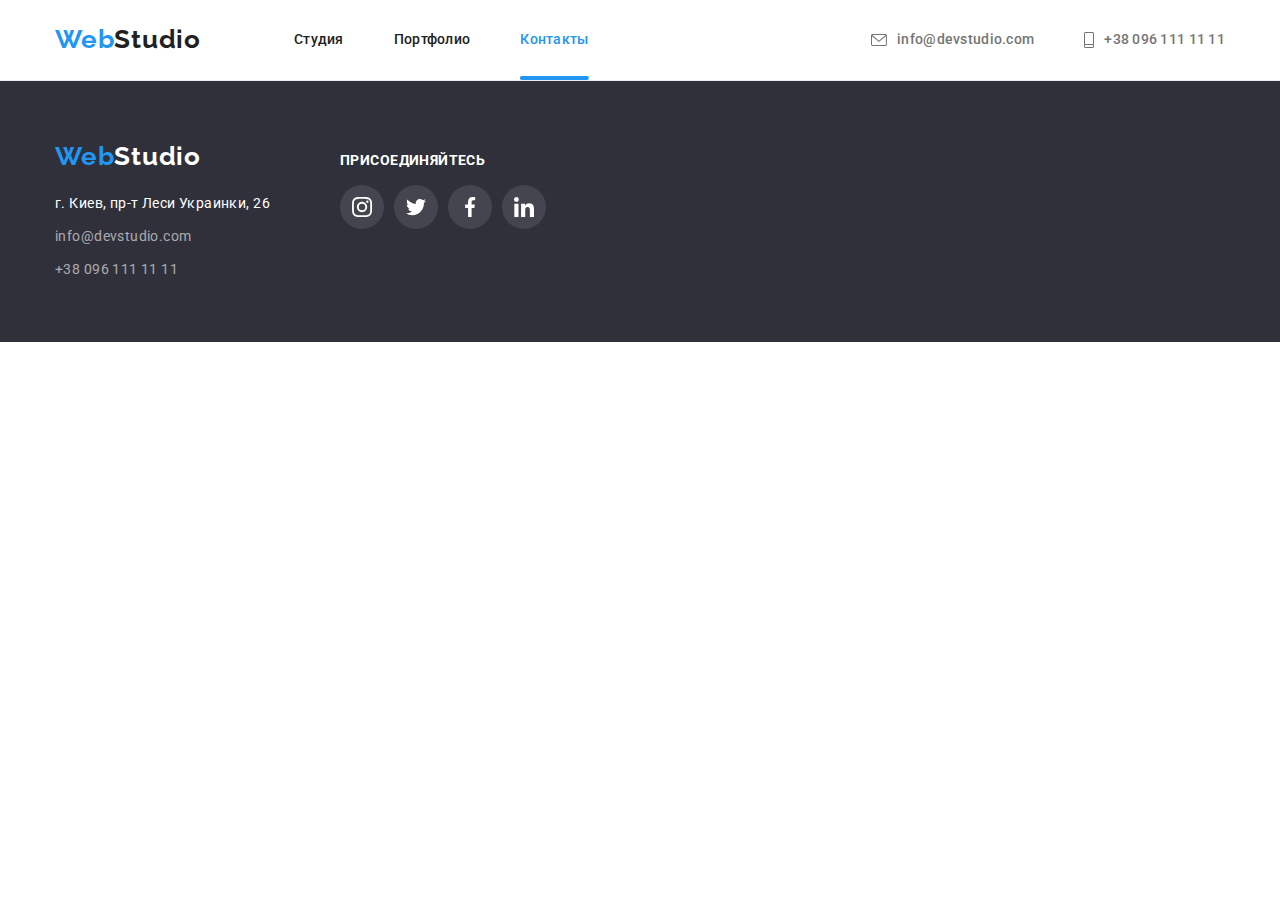
<file: contacts.html>
<!DOCTYPE html>
<html lang="ru">

<head>
    <meta charset="UTF-8">
    <meta http-equiv="X-UA-Compatible" content="IE=edge">
    <meta name="viewport" content="width=device-width, initial-scale=1.0">
    <title>Document</title>
    <style>
        a {
            text-decoration: none;
        }
    </style>
    <link rel="preconnect" href="https://fonts.googleapis.com">
    <link rel="preconnect" href="https://fonts.gstatic.com" crossorigin>
    <link
        href="https://fonts.googleapis.com/css2?family=Raleway:wght@700&family=Roboto:wght@400;500;700;900&display=swap"
        rel="stylesheet">
    <link rel="stylesheet"
        href="https://cdnjs.cloudflare.com/ajax/libs/modern-normalize/1.1.0/modern-normalize.min.css" />
    <link rel="stylesheet" href="./css/styles.css">
</head>
<body class="page">
    <!--хедер-->
<header class="page-header">
    <div class="container menu-heder">
        <nav class="nav">
            <a href="/" class="logo"><span class="logos">Web</span>Studio</a>
            <ul class="site-nav list">
                <li class="nav-item"><a href="./index.html" class=" link">Студия</a></li>
                <li class="nav-item"><a href="./portfolio.html" class=" link">Портфолио</a></li>
                <li class="nav-item"><a href="./contacts.html" class=" link active">Контакты</a></li>
            </ul>
        </nav>
        <ul class="contacts list">
            <li class="contacts-item"><a href="mailto:info@devstudio.com" class="contact">
                    <svg class="phone-icon" width="16" height="12">
                        <use href="./images/symbol-defs.svg#icon-envelope-hover"></use>
                    </svg>
                    info@devstudio.com</a>
            </li>
            <li class="contacts-item"><a href="tel:+380961111111" class="contact">
                    <svg class="email-icon" width="10" height="16">
                        <use href="./images/symbol-defs.svg#icon-Vector"></use>
                    </svg>
                    +38 096 111 11 11</a>
            </li>
        </ul>
    </div>
</header>
    <!--футер-->
<footer class="footer-menu">
    <div class="container footer">
        <div class="container-flex">
            <a href="/" class="footer-logo"> <span class="logos">Web</span>Studio</a>
            <address class="address">
                <ul class="address-list list">
                    <li class="footer-address-item"> <a class="footer-address"
                            href="https://goo.gl/maps/79SEyr8F4r5ZJnbD9">г. Киев, пр-т Леси Украинки, 26</a></li>
                    <li class="footer-contact-item"> <a class="footer-contact"
                            href="mailto:info@devstudio.com">info@devstudio.com</a></li>
                    <li class="footer-contact-item"> <a class="footer-contact" href="tel:+380961111111">+38 096 111 11
                            11</a></li>
                </ul>
            </address>
        </div>
        <div class="futer-call">
            <h3 class="call">присоединяйтесь</h3>
            <ul class="user-soc-list list">
                <li class="futer-call-item">
                    <a class="futer-call-link link" href="">
                        <svg class="futer-call-icon" width="20" height="20">
                            <use href="./images/symbol-defs.svg#icon-instagram"></use>
                        </svg>
                    </a>
                </li>
                <li class="futer-call-item">
                    <a class="futer-call-link link" href="">
                        <svg class="futer-call-icon" width="20" height="20">
                            <use href="./images/symbol-defs.svg#icon-twitter"></use>
                        </svg>
                    </a>
                </li>
                <li class="futer-call-item">
                    <a class="futer-call-link link" href="">
                        <svg class="futer-call-icon" width="20" height="20">
                            <use href="./images/symbol-defs.svg#icon-facebook"></use>
                        </svg>
                    </a>
                </li>
                <li class="futer-call-item">
                    <a class="futer-call-link link" href="">
                        <svg class="futer-call-icon" width="20" height="20">
                            <use href="./images/symbol-defs.svg#icon-linkedin"></use>
                        </svg>
                    </a>
                </li>
            </ul>
        </div>
    </div>
</footer>
    </body>
    
    </html>
</file>
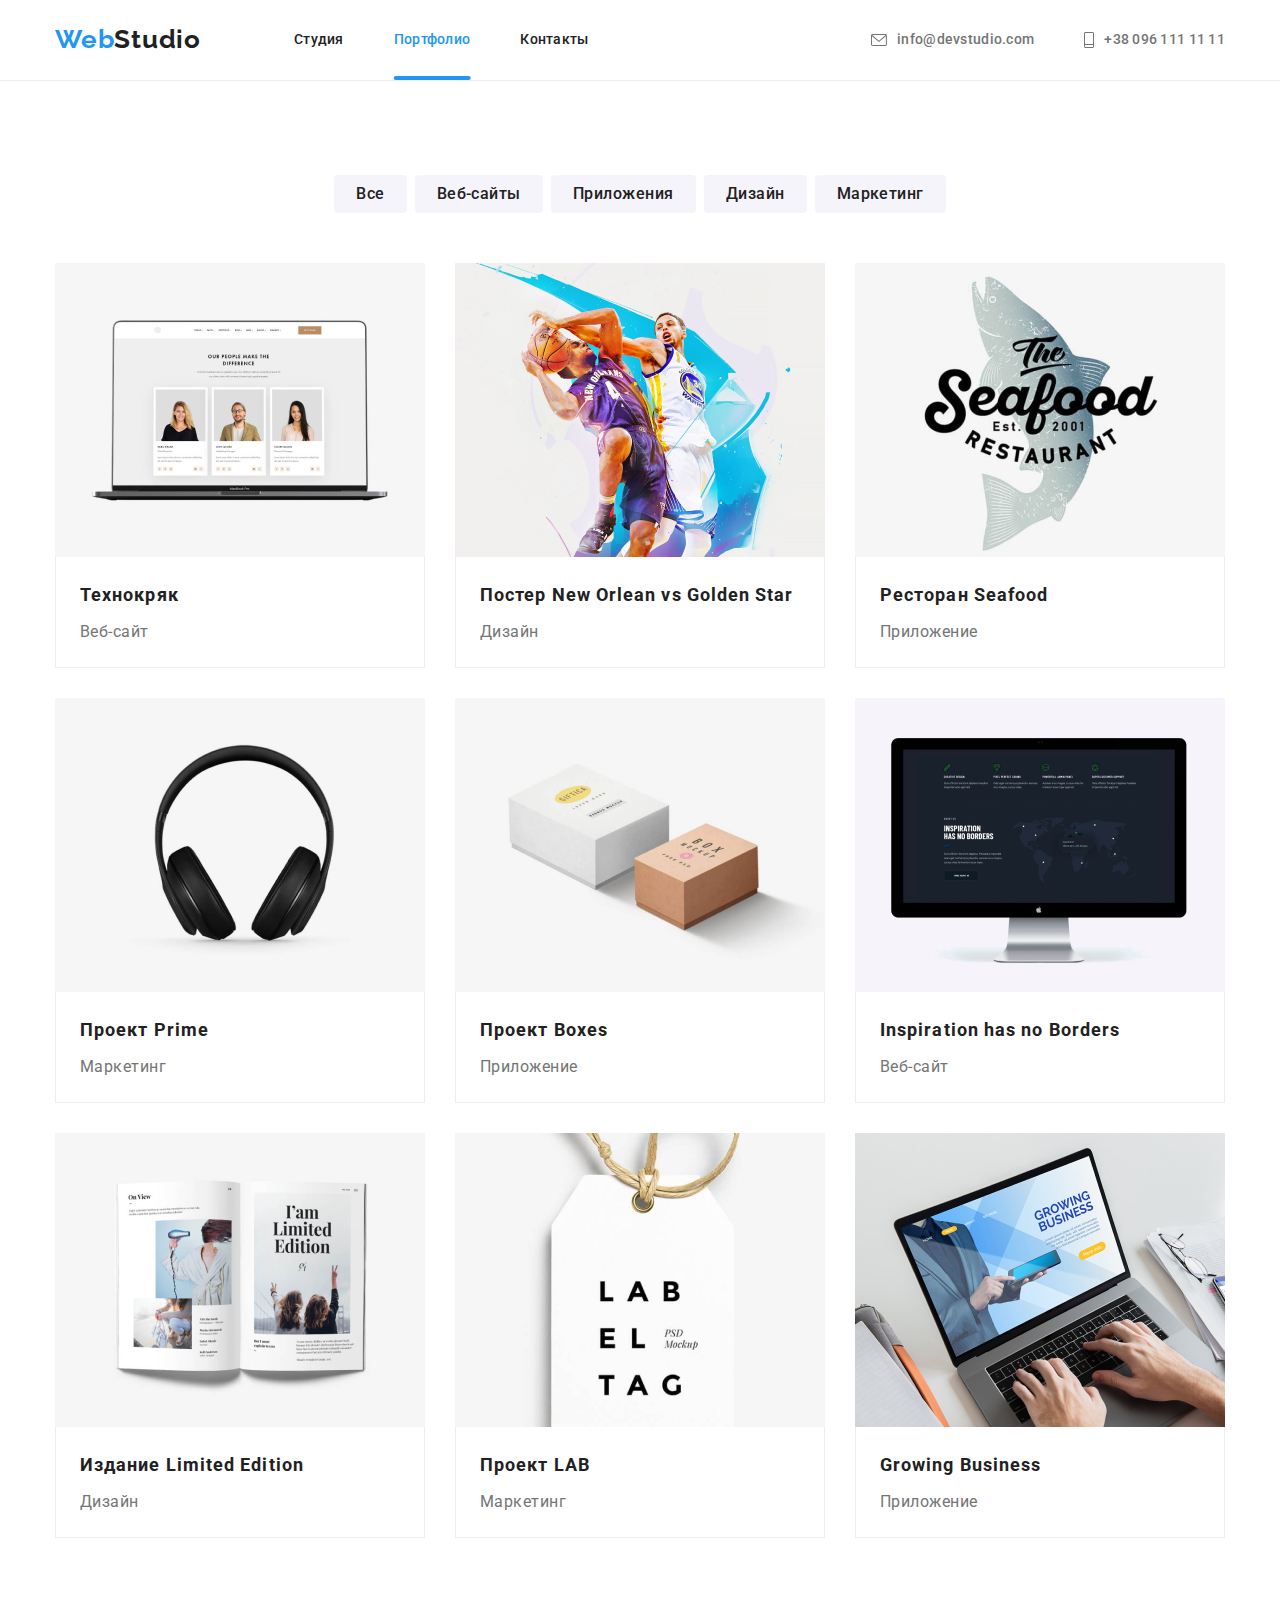
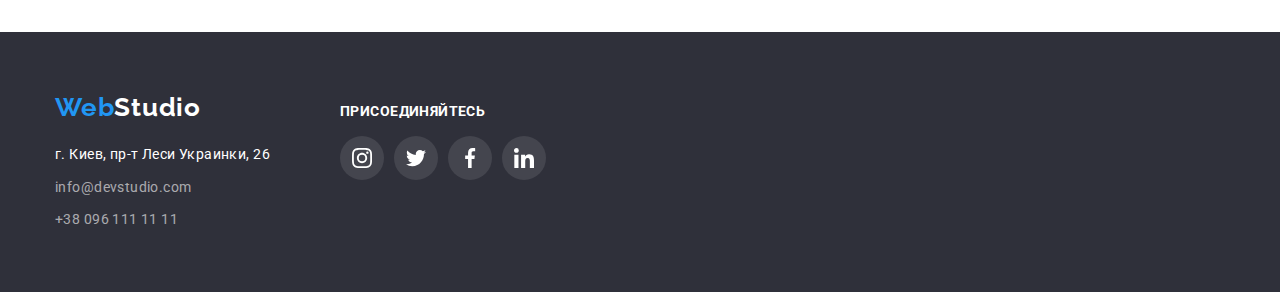
<file: portfolio.html>
<!DOCTYPE html>
<html lang="ru">
<head>
    <meta charset="UTF-8">
    <meta http-equiv="X-UA-Compatible" content="IE=edge">
    <meta name="viewport" content="width=device-width, initial-scale=1.0">
    <title>portfolio</title>
    <style>
         a {
            text-decoration: none;
        }
    </style>
    <link rel="preconnect" href="https://fonts.googleapis.com">
    <link rel="preconnect" href="https://fonts.gstatic.com" crossorigin>
    <link href="https://fonts.googleapis.com/css2?family=Raleway:wght@700&family=Roboto:wght@400;500;700;900&display=swap"
       rel="stylesheet">
    <link rel="stylesheet" href="https://cdnjs.cloudflare.com/ajax/libs/modern-normalize/1.1.0/modern-normalize.min.css" />
    <link rel="stylesheet" href="./css/styles.css">
</head>
<body class="page">
<!--хедер-->
  <header class="page-header">
    <div class="container menu-heder">
      <nav class="nav">
        <a href="/" class="logo"><span class="logos">Web</span>Studio</a>
        <ul class="site-nav list">
          <li class="nav-item"><a href="./index.html" class="link">Студия</a></li>
          <li class="nav-item"><a href="./portfolio.html" class="link active">Портфолио</a></li>
          <li class="nav-item"><a href="./contacts.html" class="link">Контакты</a></li>
        </ul>
      </nav>
      <ul class="contacts list">
        <li class="contacts-item"><a href="mailto:info@devstudio.com" class="contact">
            <svg class="phone-icon" width="16" height="12">
              <use href="./images/symbol-defs.svg#icon-envelope-hover"></use>
            </svg>
            info@devstudio.com</a>
        </li>
        <li class="contacts-item"><a href="tel:+380961111111" class="contact">
            <svg class="email-icon" width="10" height="16">
              <use href="./images/symbol-defs.svg#icon-Vector"></use>
            </svg>
            +38 096 111 11 11</a>
        </li>
      </ul>
    </div>
  </header>
<!--головний контент сторінки-->
    <main class="main">
      <section class="section">
       <div class="container">
        <h1 class="visually-hidden buttons-title"></h1>
            <ul class="button-items list">
                <li class="button-item">
                    <button type="button" class="button-primery">Все</button>
                </li>
                <li class="button-item">
                    <button type="button" class="button-primery">Веб-сайты</button>
                </li>
                <li class="button-item">
                    <button type="button" class="button-primery">Приложения</button>
                </li>
                <li class="button-item">
                    <button type="button" class="button-primery">Дизайн</button>
                </li>
                <li class="button-item">
                    <button type="button" class="button-primery">Маркетинг</button>
                </li>
            </ul>
        
            <!--Наши проекты-->
            <ul class="project-list list">
                <li class="project-item">
                  <a class="project-hover" href="">
                     <div class="overlay">
                        <img src="./images/portfolio1.jpg" alt="фото Технокряк" width="370">
                        <p class="overlay-text">Ресурс предлагает комплексные предложения с разным уровнем функционала и сервисов. Все это
                        позволит посетителю получить исчерпывающие сведения о компании или частном лице.</p>
                     </div>
                    <div class="projects-description">
                      <h2 class="headline-portfolio">Технокряк</h2>
                      <p class="tagline-portfolio">Веб-сайт</p>
                    </div>
                  </a>
                </li>
                <li class="project-item">
                  <a class="project-hover" href="">
                    <div class="overlay">
                       <img src="./images/portfolio2.jpg" alt="фото Постер New Orlean vs Golden Star" width="370">
                       <p class="overlay-text">Ресурс предлагает комплексные предложения с разным уровнем функционала и сервисов. Все это
                       позволит посетителю получить исчерпывающие сведения о компании или частном лице.</p>
                     </div>
                  <div class="projects-description">
                    <h2 class="headline-portfolio">Постер New Orlean vs Golden Star</h2>
                    <p class="tagline-portfolio">Дизайн</p>
                  </div>
                  </a>
                </li>
                <li class="project-item">
                  <a class="project-hover" href="">
                     <div class="overlay">
                       <img src="./images/portfolio3.jpg" alt="фото Ресторан Seafood" width="370">
                       <p class="overlay-text">Ресурс предлагает комплексные предложения с разным уровнем функционала и сервисов. Все это
                       позволит посетителю получить исчерпывающие сведения о компании или частном лице.</p>
                     </div>
                  <div class="projects-description">
                    <h2 class="headline-portfolio">Ресторан Seafood</h2>
                    <p class="tagline-portfolio">Приложение</p>
                  </div>
                  </a>
                </li>
                <li class="project-item">
                  <a class="project-hover" href="">
                    <div class="overlay">
                     <img src="./images/portfolio4.jpg" alt="фото Проект Prime<" width="370">
                     <p class="overlay-text">Ресурс предлагает комплексные предложения с разным уровнем функционала и сервисов. Все это
                      позволит посетителю получить исчерпывающие сведения о компании или частном лице.</p>
                    </div> 
                  <div class="projects-description">
                    <h2 class="headline-portfolio">Проект Prime</h2>
                    <p class="tagline-portfolio">Маркетинг</p>
                  </div>
                  </a>
                </li>
                <li class="project-item">
                  <a class="project-hover" href="">
                    <div class="overlay">
                     <img src="./images/portfolio5.jpg" alt="фото Проект Boxes" width="370">
                     <p class="overlay-text">Ресурс предлагает комплексные предложения с разным уровнем функционала и сервисов. Все это
                     позволит посетителю получить исчерпывающие сведения о компании или частном лице.</p>
                   </div>
                  <div class="projects-description">
                    <h2 class="headline-portfolio">Проект Boxes</h2>
                    <p class="tagline-portfolio">Приложение</p>
                  </div>
                  </a>
                </li>
                <li class="project-item">
                  <a class="project-hover" href="">
                    <div class="overlay">
                      <img src="./images/portfolio6.jpg" alt="фото Inspiration has no Borders" width="370">
                      <p class="overlay-text">Ресурс предлагает комплексные предложения с разным уровнем функционала и сервисов. Все это
                      позволит посетителю получить исчерпывающие сведения о компании или частном лице.</p>
                   </div>
                  <div class="projects-description">
                    <h2 class="headline-portfolio">Inspiration has no Borders</h2>
                    <p class="tagline-portfolio">Веб-сайт</p>
                  </div>
                  </a>
                </li>
                <li class="project-item">
                  <a class="project-hover" href="">
                    <div class="overlay">
                      <img src="./images/portfolio7.jpg" alt="фото Издание Limited Edition" width="370">
                      <p class="overlay-text">Ресурс предлагает комплексные предложения с разным уровнем функционала и сервисов. Все это
                      позволит посетителю получить исчерпывающие сведения о компании или частном лице.</p>
                    </div>
                  <div class="projects-description">
                    <h2 class="headline-portfolio">Издание Limited Edition</h2>
                    <p class="tagline-portfolio">Дизайн</p>
                  </div>
                  </a>
                </li>
                <li class="project-item">
                  <a class="project-hover" href="">
                    <div class="overlay">
                     <img src="./images/portfolio8.jpg" alt="фото Проект LAB" width="370">
                     <p class="overlay-text">Ресурс предлагает комплексные предложения с разным уровнем функционала и сервисов. Все это
                     позволит посетителю получить исчерпывающие сведения о компании или частном лице.</p>
                   </div>
                  <div class="projects-description">
                    <h2 class="headline-portfolio">Проект LAB</h2>
                    <p class="tagline-portfolio">Маркетинг</p>
                  </div>
                  </a>
                </li>
                <li class="project-item">
                  <a class="project-hover" href="">
                    <div class="overlay">
                      <img src="./images/portfolio9.jpg" alt="фото Growing Business" width="370">
                     <p class="overlay-text">Ресурс предлагает комплексные предложения с разным уровнем функционала и сервисов. Все это
                      позволит посетителю получить исчерпывающие сведения о компании или частном лице.</p>
                   </div>
                  <div class="projects-description">
                    <h2 class="headline-portfolio">Growing Business</h2>
                    <p class="tagline-portfolio">Приложение</p>
                  </div>
                  </a>
                </li>
            </ul>
        </div>
          </section>
    </main>
<!--футер-->
<footer class="footer-menu">
  <div class="container footer">
    <div class="container-flex">
      <a href="/" class="footer-logo"> <span class="logos">Web</span>Studio</a>
      <address class="address">
        <ul class="address-list list">
          <li class="footer-address-item"> <a class="footer-address" href="https://goo.gl/maps/79SEyr8F4r5ZJnbD9">г.
              Киев, пр-т Леси Украинки, 26</a></li>
          <li class="footer-contact-item"> <a class="footer-contact"
              href="mailto:info@devstudio.com">info@devstudio.com</a></li>
          <li class="footer-contact-item"> <a class="footer-contact" href="tel:+380961111111">+38 096 111 11 11</a></li>
        </ul>
      </address>
    </div>
    <div class="futer-call">
      <h3 class="call">присоединяйтесь</h3>
      <ul class="user-soc-list list">
        <li class="futer-call-item">
          <a class="futer-call-link link" href="">
            <svg class="futer-call-icon" width="20" height="20">
              <use href="./images/symbol-defs.svg#icon-instagram"></use>
            </svg>
          </a>
        </li>
        <li class="futer-call-item">
          <a class="futer-call-link link" href="">
            <svg class="futer-call-icon" width="20" height="20">
              <use href="./images/symbol-defs.svg#icon-twitter"></use>
            </svg>
          </a>
        </li>
        <li class="futer-call-item">
          <a class="futer-call-link link" href="">
            <svg class="futer-call-icon" width="20" height="20">
              <use href="./images/symbol-defs.svg#icon-facebook"></use>
            </svg>
          </a>
        </li>
        <li class="futer-call-item">
          <a class="futer-call-link link" href="">
            <svg class="futer-call-icon" width="20" height="20">
              <use href="./images/symbol-defs.svg#icon-linkedin"></use>
            </svg>
          </a>
        </li>
      </ul>
    </div>
  </div>
</footer>
    </body>
    </html>
</file>
<file: css/styles.css>
:root {
  --primary-text-color: #212121;
  --secondory-text-color: #757575;
  --text-title-color: #ffffff;
  --accent-color: #2196f3;
  --primary-bg-color: #ffffff;
  --secondary-bg-color: #f5f4fa;
  --footer-bg-color: #2f303a;
}

.page {
  font-family: Roboto, sans-serif;
  color: var(--primary-text-color);
  margin: 0;
}

.list {
  list-style: none;
  padding: 0;
  margin: 0;
}

.container {
  width: 1200px;
  padding-left: 15px;
  padding-right: 15px;
  margin: 0 auto;
  
  /* outline: 1px solid tomato; */
}

h1, h2, h3, h4, h5, h6, p, ul {
  margin-top: 0;
  margin-bottom: 0;
}

ul, ol {
  margin: 0;
  padding-left: 0;
}

/* ------Стилі для index.html------ */

/* ------хедер------ */
.page-header {
background-color: var(--primary-bg-color);
border-bottom: 1px solid #ECECEC;
}

.menu-heder {
  display: flex;
}

.site-nav {
display: flex;
margin-left: 93px;
}

.site-nav > li {
margin-right: 50px;
}

.site-nav >li:nth-child(3n) {
  margin-right: 0;
}

.nav{
    display: flex;
    align-items: center;
}

.contacts {
  align-items: center;
  display: flex;
  margin-left: auto;
}

.contacts>li {
  margin-right: 50px;
}

.contacts>li:nth-child(2n) {
  margin-right: 0px;
}

.logo {
  font-family: "Raleway";
  font-weight: 700;
  font-size: 26px;
  line-height: 1.19;
  letter-spacing: 0.03em;
  color: var(--primary-text-color);
  padding: 24px 0px 25px 0px;
}

.logos {
  color: var(--accent-color);
}

.link {
  position: relative;
  font-weight: 500;
  font-size: 14px;
  line-height: 1.4;
  letter-spacing: 0.02em;
  color: var(--primary-text-color);
  text-align: center;
  padding: 32px 0px;
  transition: color 250ms cubic-bezier(0.4, 0, 0.2, 1);
}

.link:hover,
.link:focus {
  color: var(--accent-color);
}


.contact {
  font-weight: 500;
  font-size: 14px;
  line-height: 1.14;
  letter-spacing: 0.02em;
  color: var(--secondory-text-color);
  text-align: center;
  align-items: center;
  padding: 32px 0px;
  display: flex;
  transition: color 250ms cubic-bezier(0.4, 0, 0.2, 1);
}


.contact:hover,
.contact:focus {
  color: var(--accent-color);
}


.email-icon,
.phone-icon {
  margin-right: 10px;
  fill: #757575;
}

  .contact:hover .email-icon,
  .contact:hover .phone-icon,
  .contact:focus .email-icon,
  .contact:focus .phone-icon {
    fill: var(--accent-color);
  }

.active {
  color: var(--accent-color);
}

.active::after {
  position: absolute;
  bottom: -1px;
  left: 50%;
  transform: translateX(-50%);
  content: '';
  width: 100%;
  height: 4px;
  border-radius: 2px;
  background-color: var(--accent-color);
}


/* ------секція герой------ */

.hero {
    background-color: var(--footer-bg-color);
    padding: 200px 0;
    max-width: 1600px;
    margin-right: auto;
    margin-left: auto;
    background-image: linear-gradient(
    rgba(47, 48, 58, 0.4), 
    rgba(47, 48, 58, 0.4)), 
  url(../images/hero-bg.jpg);
   background-repeat: no-repeat;
   background-position: center;
   background-size: cover;

}


.hero-title {
  font-weight: 900;
  font-size: 44px;
  line-height: 1.36;
  text-align: center;
  letter-spacing: 0.06em;
  text-transform: uppercase;
  color: var(--text-title-color);
  width: 696px;
  margin-left: auto;
  margin-right: auto;
  text-align: center;
}

.button {
  font-family: Roboto;
  font-weight: 700;
  font-size: 16px;
  line-height: 1.87;
  display: flex;
  align-items: center;
  text-align: center;
  letter-spacing: 0.06em;
  color: var(--text-title-color);
  background-color: var(--accent-color);
  cursor: pointer;
  border-radius: 4px;
  box-shadow: 0px 4px 4px rgba(0, 0, 0, 0.15);
  border: none;
  padding: 10px 32px;
  margin-top: 30px;
  margin-left: auto;
  margin-right: auto;
}

/* ------фішки компанії------ */


.box-icon {
  display: inline-flex;
  justify-content: center;
  align-items: center;
  width: 270px;
  height: 120px;
  background-color: var(--secondary-bg-color);
  background-repeat: no-repeat;
  margin-bottom: 30px;
  border-radius: 4px;
}

.item-icon {
  width: 70px;
  height: 70px;
}

.item {
  width: 270px;
}

.visually-hidden {
  position: absolute;
  white-space: nowrap;
  width: 1px;
  height: 1px;
  overflow: hidden;
  border: 0;
  padding: 0;
  clip: rect(0 0 0 0);
  clip-path: inset(50%);
  margin: -1px;
}
.section {
padding-top: 94px;
padding-bottom: 94px;
}

.feature-list {
  display: flex;
}

.item:nth-child(-n + 3) {
  margin-right: 30px;
}

.title {
  font-weight: 700;
  font-size: 14px;
  line-height: 1.14;
  letter-spacing: 0.03em;
  text-transform: uppercase;
  color: var(--primary-text-color);
  width: 270px;
}

.text {
  font-size: 14px;
  line-height: 1.71;
  letter-spacing: 0.03em;
  color: var(--secondory-text-color);
  width: 270px;
  margin-top: 10px;
}

.title {
  color: var(--primary-text-color);
}

.text {
  color: var(--secondory-text-color);
}

/* ------діяльність компанії------ */
.work-section {
  padding-top: 0;
}

.work-list{
display: flex;
margin-top: 50px;
}

img {
  max-width: 100%;
  height: auto;
  display: block;
}

.work-list-item {
 position: relative;
 margin-right: 30px;
}

.work-list-item:nth-child(3n) {
  margin-right: 0;
}

.work {
  font-weight: 700;
  font-size: 36px;
  line-height: 1.16;
  text-align: center;
  letter-spacing: 0.03em;
  color: var(--primary-text-color);
}

.offer-item-description {
  font-family: "Roboto";
  font-style: normal;
  font-weight: 700;
  font-size: 14px;
  line-height: 1.14;
  letter-spacing: 0.03em;
  text-transform: uppercase;
  color: #ffffff;
  position: absolute;
  display: flex;
  width: 100%;
  height: 70px;
  justify-content: center;
  align-items: center;
  background: rgba(47, 48, 58, 0.8);
  left: 0;
  bottom: 0;
}

/* ------члени компанії------ */

.user {
  background-color: var(--secondary-bg-color);
}

.galery {
  font-weight: 700;
  font-size: 36px;
  line-height: 1.16;
  text-align: center;
  letter-spacing: 0.03em;
  color: var(--primary-text-color);

}

.galery-list {
  display: flex;
  margin-top: 50px;
}

.galery-list > li:last-child {
  margin-right: 0px;
}

.galery-item {
  background-color: var(--primary-bg-color);
  width: 270px;
  margin-right: 30px;
  box-shadow: 0px 1px 3px rgba(0, 0, 0, 0.12),
    0px 1px 1px rgba(0, 0, 0, 0.14),
    0px 2px 1px rgba(0, 0, 0, 0.2);
  border-radius: 0px 0px 4px 4px;
}

.galery-item >li:last-child {
  margin-right: 0px;
}

.person-description {
  padding: 30px 32px;
}

.headline {
  font-weight: 500;
  font-size: 16px;
  line-height: 1.19;
  text-align: center;
  letter-spacing: 0.03em;
  color: var(--primary-text-color);
}

.tagline {
  font-size: 16px;
  line-height: 1.19;
  text-align: center;
  letter-spacing: 0.03em;
  color: var(--secondory-text-color);
  margin-top: 10px;
}

.user-soc-item {
 cursor: pointer;
}

.user-soc-list {
  display: flex;
  justify-content: center;
  margin-top: 16px;
}

.user-soc-item + .user-soc-item {
 margin-left: 10px;
} 


.user-soc-link {
  display: flex;
  align-items: center;
  justify-content: center;
  width: 44px;
  height: 44px;
  border-radius: 50% ;
  padding: 0;
  transition: background-color 250ms cubic-bezier(0.4, 0, 0.2, 1);
}
    
.user-soc-icon {
  fill: #AFB1B8;
  transition: fill 250ms cubic-bezier(0.4, 0, 0.2, 1);
}

.user-soc-link:hover,
.user-soc-link:focus {
  background-color: var(--accent-color);
}

.user-soc-link:hover .user-soc-icon{
  fill: var(--primary-bg-color);
}

.user-soc-link:focus .user-soc-icon {
  fill: var(--primary-bg-color);
}



/* --- постійні клієнти- --- */

.container-clients {
  display: block;
  width: 1200px;
  padding-left: 15px;
  padding-right: 15px;
  margin-right: auto;
  margin-left: auto;
}

.clients-list {
  display: flex;
  list-style-type: none;
  margin-top: 50px;
}

.clients-item {
  display: flex;
  margin-right: 30px;
  width: 170px;
  height: 92px;
  border: 1px solid #afb1b8;
  border-radius: 4px;
  transition: border-color 250ms cubic-bezier(0.4, 0, 0.2, 1);
}

.clients-item:last-child {
  margin-right: 0;
}

.clients-item>a:hover,
.clients-item>a:focus {
  border: 1px solid var(--accent-color);
}

.clients-item>a:hover .clients-logo,
.clients-item>a:focus .clients-logo {
  fill: var(--accent-color);
}

.clients-item>a {
  width: 170px;
  height: 92px;
  justify-content: center;
  align-items: center;
  display: flex;
}

.clients-logo {
  width: 106px;
  height: 60px;
  fill: #afb1b8;
  transition: fill 250ms cubic-bezier(0.4, 0, 0.2, 1);
}


/* ------футер------ */

.footer-menu {
  background-color: var(--footer-bg-color);
  padding: 60px 0;
  display: flex;
}
.footer{
  align-items: baseline;
  display: flex;
}

.footer-logo {
  font-family: Raleway;
  font-weight: 700;
  font-size: 26px;
  line-height: 1.19;
  letter-spacing: 0.03em;
  color: var(--text-title-color);
}

.address-list{
  margin-top: 20px;
}

.footer-address {
  font-family: Roboto;
  font-style: normal;
  font-size: 14px;
  line-height: 1.71;
  letter-spacing: 0.03em;
  color: var(--text-title-color);
  transition: color 250ms cubic-bezier(0.4, 0, 0.2, 1);
}

.footer-contact-item{
margin-top: 9px;
}

.footer-contact {
  font-family: Roboto;
  font-style: normal;
  font-size: 14px;
  line-height: 1.71;
  letter-spacing: 0.03em;
  color: rgba(255, 255, 255, 0.6);
  margin-top: 9px;
  transition: color 250ms cubic-bezier(0.4, 0, 0.2, 1);
}
.footer-address:focus,
.footer-address:hover {
  color: var(--accent-color);
}

.footer-contact:focus,
.footer-contact:hover {
  color: var(--accent-color);
}


.call {
font-size: 14px;
line-height: 1.14;
letter-spacing: 0.03em;
text-transform: uppercase;
color: var(--text-title-color);
}

.futer-call{
margin-left: 70px;
}

.futer-call-item {
  cursor: pointer;
}

.futer-call-list {
  display: flex;
  justify-content: center;
  margin-top: 20px;
}

.futer-call-item+.futer-call-item {
  margin-left: 10px;
}


.futer-call-link {
  display: flex;
  align-items: center;
  justify-content: center;
  background: rgba(255, 255, 255, 0.1);
  width: 44px;
  height: 44px;
  border-radius: 50%;
  padding: 0;
  transition: background-color 250ms cubic-bezier(0.4, 0, 0.2, 1);
}

.futer-call-icon {
  fill: var(--primary-bg-color);
}

.futer-call-link:hover,
.futer-call-link:focus {
  background-color: var(--accent-color);
}




/* ------CSS для portfolio.html------ */
/* ------хедер підтягує стилі з CSS index.html ------ */
/* ------кнопки------ */


.button-items {
justify-content: center;
display: flex;
}

.button-items > li {
  margin-right: 8px;
}

.button-items >li:last-child{
  margin-right: 0;
}

.button-primery {
  font-family: "Roboto";
  font-weight: 500;
  font-size: 16px;
  line-height: 1.62;
  text-align: center;
  letter-spacing: 0.03em;
  color: var(--primary-text-color);
  cursor: pointer;
  border-radius: 4px;
  border-width: 0;
  padding: 6px 22px;
  transition: color 250ms cubic-bezier(0.4, 0, 0.2, 1), background-color 250ms cubic-bezier(0.4, 0, 0.2, 1), box-shadow 250ms cubic-bezier(0.4, 0, 0.2, 1);
}

.button-primery {
  background-color: var(--secondary-bg-color);
}

.button-primery:hover,
.button-primery:focus {
  color: var(--text-title-color);
  background-color: var(--accent-color);
  box-shadow: 0px 3px 1px rgba(0, 0, 0, 0.1),
  0px 1px 2px rgba(0, 0, 0, 0.08),
  0px 2px 2px rgba(0, 0, 0, 0.12);
}


/* ------Наши проекты------ */

.project-list{
  display: flex;
  flex-wrap: wrap;
  margin-top: 50px;
}

.project-list>li>img {
  display: block;
}

.project-list > li {
  margin-top: 30px;
  margin-right: 30px;
}

.project-list > li:nth-child(-n + 3) {
  margin-top: 0px;
}

.project-list > li:nth-child(3n + 3) {
  margin-right: 0px;
}

.project-item {
  background-color: var(--primary-bg-color);
  cursor: pointer;
}

.projects-description {
  padding: 20px 24px;
  border: 1px solid #EEEEEE;
  border-top: none;
}

.headline-portfolio {
  font-weight: 700;
  font-size: 18px;
  line-height: 2;
  letter-spacing: 0.06em;
  color: var(--primary-text-color);
}

.tagline-portfolio {
  font-size: 16px;
  line-height: 1.87;
  letter-spacing: 0.03em;
  color: var(--secondory-text-color);
  margin-top: 4px;
}

.project-hover {
  display: block;
  transition: box-shadow 250ms cubic-bezier(0.4, 0, 0.2, 1);
}

.project-hover:hover,
.project-hover:focus {
  box-shadow: 0px 1px 1px rgba(0, 0, 0, 0.12),
  0px 4px 4px rgba(0, 0, 0, 0.06),
  1px 4px 6px rgba(0, 0, 0, 0.16);
}


.overlay {
  position: relative;
  overflow: hidden;
}

.overlay>img {
  display: block;
  width: 100%;
  height: 100%;
}

.overlay-text {
  font-family: "Roboto";
  font-style: normal;
  font-weight: 400;
  font-size: 18px;
  line-height: 1.56;
  letter-spacing: 0.03em;
  color: #ffffff;
  position: absolute;
  width: 370px;
  height: auto;
  left: 0;
  bottom: -101%;
  transition: 250ms linear;
  background: rgba(33, 150, 243, 0.9);
  padding: 63px 24px;
  transition: left 250ms cubic-bezier(0.4, 0, 0.2, 1), bottom 250ms cubic-bezier(0.4, 0, 0.2, 1);
}

.project-hover:hover .overlay-text,
.project-hover:focus .overlay-text {
  left: 0;
  bottom: 0;
}



/* ------футер підтягує стилі з CSS index.html------ */


/* ------модолка------ */


.is-hidden {
  opacity: 0;
  visibility: hidden;
  pointer-events: none;
}

.backdrop {
  position: fixed;
  top: 0;
  left: 0;
  width: 100%;
  height: 100%;
  background-color: rgba(0, 0, 0, 0.2);
  transition: background-color 250ms cubic-bezier(0.4, 0, 0.2, 1);
}

.modal {
  position: absolute;
  top: 50%;
  left: 50%;
  transform: translate(-50%, -50%);
  width: 528px;
  height: 581px;
  padding: 40px;
  transition: transform 250ms cubic-bezier(0.4, 0, 0.2, 1);
  border-radius: 4px;
  box-shadow: 0px 1px 3px rgba(0, 0, 0, 0.12), 0px 1px 1px rgba(0, 0, 0, 0.14),
    0px 2px 1px rgba(0, 0, 0, 0.2);
  background-color: #fff;
}

.backdrop.is-hidden>.modal {
  transform: translate(-50%, -50%) rotate(0) scale(0.3);
}

.backdrop>.modal {
  transform: translate(-50%, -50%) rotate(360deg) scale(1);
}

.close-btn {
  position: absolute;
  right: 8px;
  top: 8px;
  width: 30px;
  height: 30px;
  display: flex;
  align-items: center;
  justify-content: center;
  cursor: pointer;
  border: 1px solid rgba(0, 0, 0, 0.1);
  border-radius: 50%;
  background: #FFFFFF;
}

.close-btn>.close {
  transition: color 250ms cubic-bezier(0.4, 0, 0.2, 1);
}

.close-btn:hover,
.close-btn:focus {

  fill: var(--accent-color);
}

.modal-header {
  font-family: "Roboto";
  font-weight: 700;
  font-size: 20px;
  line-height: 1.15;
  text-align: center;
  letter-spacing: 0.03em;
  color: #212121;
}

.inputs-container {
  list-style: none;
  margin-top: 12px;
}

.inputs-container-item {
  margin-top: 10px;
}

.inputs-container-item:first-child {
  margin-top: 0;
}

.inputs-container-item>.form-label {
  font-family: "Roboto";
  font-weight: 400;
  font-size: 12px;
  line-height: 1.16;
  letter-spacing: 0.01em;
  color: #757575;
}

.inputs-container-item>.form-input {
  width: 100%;
  height: 40px;
  margin-top: 4px;
  padding-left: 42px;
  transition: 250ms cubic-bezier(0.4, 0, 0.2, 1);
  border: 1px solid rgba(33, 33, 33, 0.2);
  border-radius: 4px;
}

.inputs-container-item>textarea {
  width: 100%;
  height: 120px;
  margin-top: 4px;
  padding: 12px 16px;
  resize: none;
  border: 1px solid rgba(33, 33, 33, 0.2);
  border-radius: 4px;
}

.inputs-container-item>textarea::placeholder {
  font-family: "Roboto";
  font-weight: 400;
  font-size: 12px;
  line-height: 1.16;
  letter-spacing: 0.01em;
  color: rgba(117, 117, 117, 0.5);
}

.policy-checkbox {
  position: relative;
  width: 425px;
  margin-top: 20px;
  display: flex;
  align-items: center;
  margin-right: auto;
  margin-left: auto;
}

.checkbox {
  position: absolute;
  width: 16px;
  height: 15px;
  left: 0;
  transform: translateY(20%);
  pointer-events: none;
  border: 2px solid black;
  border-radius: 2px;
}

.checkbox-input:checked+.checkbox {
  background-color: var(--accent-color);
  background-origin: border-box;
  border: transparent;
}

.checkbox-input {
  appearance: none;
}

.policy-checkbox>.checkbox-label {
  font-family: "Roboto";
  font-weight: 400;
  font-size: 14px;
  line-height: 1.7;
  letter-spacing: 0.03em;
  color: #757575;
  margin-left: auto;
}

.policy-doc {
  font-family: "Roboto";
  font-weight: 400;
  font-size: 14px;
  line-height: 1.7;
  letter-spacing: 0.03em;
  text-decoration-line: underline;
  color: var(--accent-color);
}

.modal-btn {
  display: flex;
  font-family: inherit;
  font-weight: bold;
  font-size: 16px;
  line-height: 1.875;
  color: var(--white-color);
  background: var(--accent-color);
  border-radius: 4px;
  border: none;
  padding: 10px 55px;
  margin-top: 30px;
  margin-left: auto;
  margin-right: auto;
  box-shadow: 0px 4px 4px rgba(0, 0, 0, 0.15);
}

.inputs-container-item>.name {
  position: absolute;
  width: 12px;
  height: 12px;
  top: 105px;
  left: 56px;
  transform: translateY(+50%);
  transition: 250ms cubic-bezier(0.4, 0, 0.2, 1);
}

.inputs-container-item>.tel {
  position: absolute;
  width: 13px;
  height: 13px;
  top: 177px;
  left: 56px;
  transform: translateY(+50%);
  transition: 250ms cubic-bezier(0.4, 0, 0.2, 1);
}

.inputs-container-item>.email {
  position: absolute;
  width: 15px;
  height: 12px;
  top: 250px;
  left: 56px;
  transform: translateY(+50%);
  transition: 250ms cubic-bezier(0.4, 0, 0.2, 1);
}

.form-input:focus {
  transition: 250ms cubic-bezier(0.4, 0, 0.2, 1);
  outline: var(--accent-color);
}

.footer-submit:focus {
  transition: 250ms cubic-bezier(0.4, 0, 0.2, 1);
  outline: var(--accent-color);
}

.textarea:focus {
  transition: 250ms cubic-bezier(0.4, 0, 0.2, 1);
  outline: var(--accent-color);
}

.form-input:focus+.name {
  transition: 250ms cubic-bezier(0.4, 0, 0.2, 1);
  fill: var(--accent-color);
}

.form-input:focus+.tel {
  transition: 250ms cubic-bezier(0.4, 0, 0.2, 1);
  fill: var(--accent-color);
}

.form-input:focus+.email {
  transition: 250ms cubic-bezier(0.4, 0, 0.2, 1);
  fill: var(--accent-color);
}

.form-input:focus {
  cursor: pointer;
  border: 1px solid var(--accent-color);
}



/* -------------------- */
</file>
